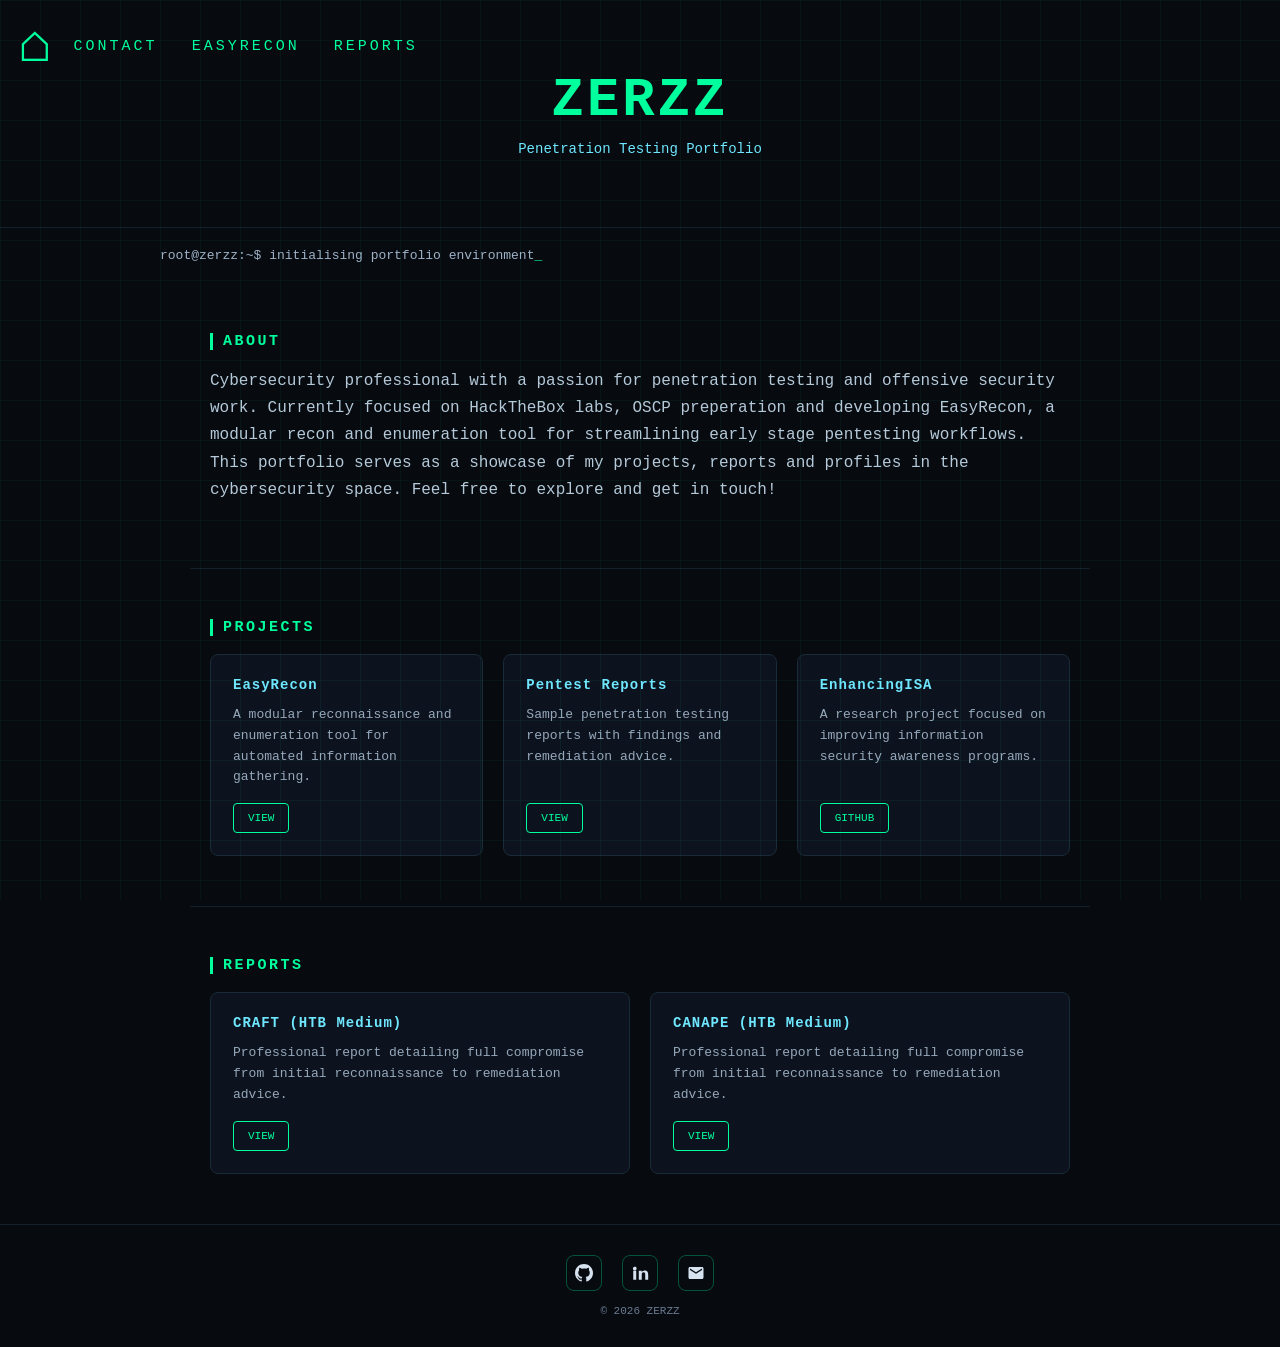
<file: index.html>
<!DOCTYPE html>
<html lang="en">
<head>
<meta charset="UTF-8">
<meta name="viewport" content="width=device-width, initial-scale=1.0">
<title>ZERZZ // Home</title>

<link rel="stylesheet" href="/styles/global.css">

</head>

<body>

<!-- TOP LEFT GROUP -->
<div class="top-left">
    <a href="index.html" class="home-icon">⌂</a>

    <div class="nav">
        <a href="contact.html">CONTACT</a>
        <a href="recon-tool.html">EASYRECON</a>
        <a href="reports.html">REPORTS</a>
    </div>
</div>

<header>
    <h1>ZERZZ</h1>
    <div class="sub">Penetration Testing Portfolio</div>
</header>

<div class="terminal">
    root@zerzz:~$ initialising portfolio environment<span class="cursor">_</span>
</div>

<section>
    <h2>About</h2>
    <p>
        Cybersecurity professional with a passion for penetration testing and offensive security work. Currently focused
        on HackTheBox labs, OSCP preperation and developing EasyRecon, a modular recon and enumeration tool for streamlining 
        early stage pentesting workflows. This portfolio serves as a showcase of my projects, reports and profiles in the 
        cybersecurity space. Feel free to explore and get in touch! 
    </p>
</section>

<section>
    <h2>Projects</h2>
    <div class="grid">

        <a class="card" href="recon-tool.html">
            <h3>EasyRecon</h3>
            <p>A modular reconnaissance and enumeration tool for automated information gathering.</p>
            <span class="btn">VIEW</span>
        </a>

        <a class="card" href="reports.html">
            <h3>Pentest Reports</h3>
            <p>Sample penetration testing reports with findings and remediation advice.</p>
            <span class="btn">VIEW</span>
        </a>

        <a class="card" href="https://github.com/ZERZZ/EnhancingISA">
            <h3>EnhancingISA</h3>
            <p>A research project focused on improving information security awareness programs.</p>
            <span class="btn">GITHUB</span>
        </a>

    </div>
</section>

<section>
    <h2>Reports</h2>
    <div class="grid">

        <a class="card" href="https://github.com/ZERZZ/pentest-reports/blob/main/00-Craft-HTB/HTBMediumCraftReport.pdf" target="_blank" rel="noopener noreferrer">
            <h3>CRAFT (HTB Medium)</h3>
            <p>Professional report detailing full compromise from initial reconnaissance to remediation advice.</p>
            <span class="btn">VIEW</span>
        </a>

        <a class="card" href="https://github.com/ZERZZ/pentest-reports/blob/main/00-Canape-HTB/HTBMediumCanapeReport.pdf" target="_blank" rel="noopener noreferrer">
            <h3>CANAPE (HTB Medium)</h3>
            <p>Professional report detailing full compromise from initial reconnaissance to remediation advice.</p>
            <span class="btn">VIEW</span>
        </a>

    </div>
</section>

<footer>
    <div class="footer-links">
        <a href="https://github.com/ZERZZ" aria-label="GitHub profile" title="GitHub">
            <svg viewBox="0 0 24 24"><path d="M12 0C5.37 0 0 5.37 0 12c0 5.3 3.44 9.8 8.21 11.38.6.11.82-.26.82-.58 0-.28-.01-1.02-.02-2-3.34.73-4.04-1.61-4.04-1.61-.55-1.4-1.34-1.77-1.34-1.77-1.1-.75.08-.74.08-.74 1.22.09 1.86 1.25 1.86 1.25 1.08 1.84 2.83 1.31 3.52 1 .11-.78.42-1.31.76-1.61-2.66-.3-5.47-1.33-5.47-5.93 0-1.31.47-2.38 1.24-3.22-.12-.3-.54-1.52.12-3.16 0 0 1.01-.32 3.3 1.23a11.5 11.5 0 0 1 3-.4c1.02.01 2.05.14 3 .4 2.28-1.55 3.29-1.23 3.29-1.23.66 1.64.24 2.86.12 3.16.77.84 1.24 1.91 1.24 3.22 0 4.61-2.81 5.63-5.49 5.92.43.37.82 1.1.82 2.22 0 1.6-.01 2.89-.01 3.28 0 .32.21.69.83.57C20.56 21.8 24 17.3 24 12c0-6.63-5.37-12-12-12z"/></svg>
        </a>
        <a href="https://www.linkedin.com/in/matt-uren-4815621bb/" aria-label="LinkedIn profile" title="LinkedIn">
            <svg viewBox="0 0 24 24"><path d="M4.98 3.5A2.5 2.5 0 0 0 2.5 6a2.5 2.5 0 0 0 2.48 2.5A2.5 2.5 0 0 0 7.5 6a2.5 2.5 0 0 0-2.52-2.5zM3 8.98h3.96V21H3V8.98zm7.5 0h3.8v1.65h.05c.53-1 1.83-2.05 3.78-2.05 4.04 0 4.8 2.66 4.8 6.12V21h-3.96v-6.44c0-1.54-.03-3.52-2.15-3.52-2.16 0-2.49 1.69-2.49 3.43V21h-3.96V8.98z"/></svg>
        </a>
        <a href="mailto:matturen.mail@gmail.com" aria-label="Send email" title="Email">
            <svg viewBox="0 0 24 24"><path d="M20 4H4c-1.1 0-2 .9-2 2v12c0 1.1.9 2 2 2h16c1.1 0 2-.9 2-2V6c0-1.1-.9-2-2-2zm0 4l-8 5-8-5V6l8 5 8-5v2z"/></svg>
        </a>
    </div>

    © 2026 ZERZZ
</footer>

</body>
</html>
</file>
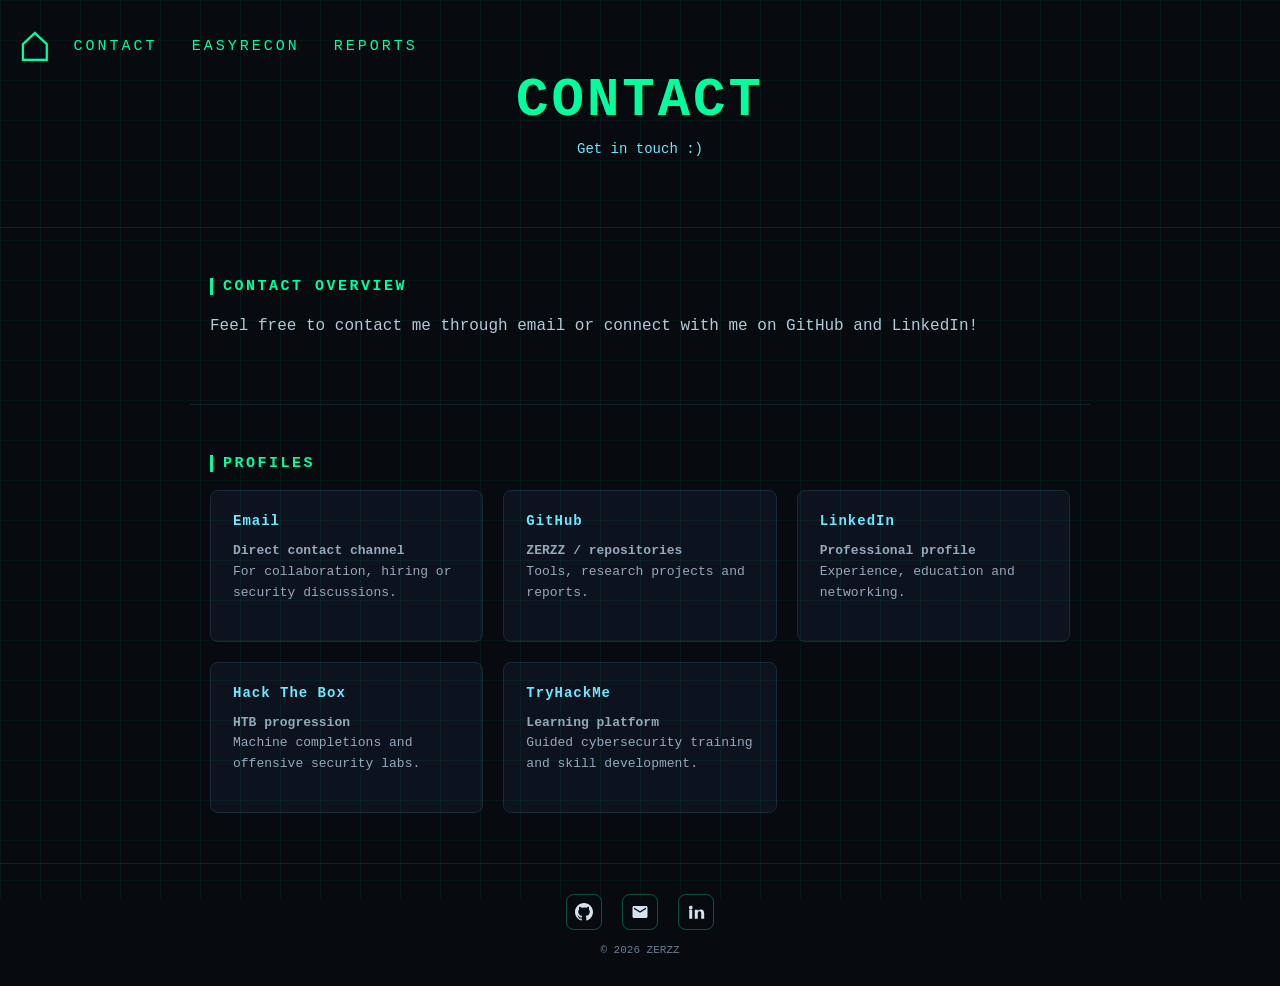
<file: contact.html>
<!DOCTYPE html>
<html lang="en">
<head>
<meta charset="UTF-8">
<meta name="viewport" content="width=device-width, initial-scale=1.0">
<title>ZERZZ // Contact</title>

<link rel="stylesheet" href="/styles/global.css">
</head>

<body>

<!-- TOP NAV -->
<div class="top-left">
    <a href="index.html" class="home-icon">⌂</a>

    <div class="nav">
        <a href="contact.html">CONTACT</a>
        <a href="recon-tool.html">EASYRECON</a>
        <a href="reports.html">REPORTS</a>
    </div>
</div>

<header>
    <h1>CONTACT</h1>
    <div class="sub">Get in touch :)</div>
</header>

<main>

<section>
    <h2>Contact Overview</h2>
    <p>
        Feel free to contact me through email or connect with me on GitHub and LinkedIn!
    </p>
</section>

<section>
    <h2>Profiles</h2>

    <div class="grid">

        <a class="card" href="mailto:matturen.mail@gmail.com">
            <h3>Email</h3>
            <p>
                <strong>Direct contact channel</strong><br>
                For collaboration, hiring or security discussions.
            </p>
        </a>

        <a class="card" href="https://github.com/zerzz" target="_blank" rel="noopener noreferrer">
            <h3>GitHub</h3>
            <p>
                <strong>ZERZZ / repositories</strong><br>
                Tools, research projects and reports. 
            </p>
        </a>

        <a class="card" href="https://www.linkedin.com/in/matt-uren-4815621bb/" target="_blank" rel="noopener noreferrer">
            <h3>LinkedIn</h3>
            <p>
                <strong>Professional profile</strong><br>
                Experience, education and networking.
            </p>
        </a>

        <a class="card" href="https://app.hackthebox.com/users/3128002" target="_blank" rel="noopener noreferrer">
            <h3>Hack The Box</h3>
            <p>
                <strong>HTB progression</strong><br>
                Machine completions and offensive security labs.
            </p>
        </a>

        <a class="card" href="https://tryhackme.com/p/mattsec7" target="_blank" rel="noopener noreferrer">
            <h3>TryHackMe</h3>
            <p>
                <strong>Learning platform</strong><br>
                Guided cybersecurity training and skill development.
            </p>
        </a>

    </div>
</section>

</main>

<footer>

    <div class="footer-links">
        <a href="https://github.com/zerzz" aria-label="GitHub" title="GitHub">
            <svg viewBox="0 0 24 24"><path d="M12 0C5.37 0 0 5.37 0 12c0 5.3 3.44 9.8 8.21 11.38.6.11.82-.26.82-.58 0-.28-.01-1.02-.02-2-3.34.73-4.04-1.61-4.04-1.61-.55-1.4-1.34-1.77-1.34-1.77-1.1-.75.08-.74.08-.74 1.22.09 1.86 1.25 1.86 1.25 1.08 1.84 2.83 1.31 3.52 1 .11-.78.42-1.31.76-1.61-2.66-.3-5.47-1.33-5.47-5.93 0-1.31.47-2.38 1.24-3.22-.12-.3-.54-1.52.12-3.16 0 0 1.01-.32 3.3 1.23a11.5 11.5 0 0 1 3-.4c1.02.01 2.05.14 3 .4 2.28-1.55 3.29-1.23 3.29-1.23.66 1.64.24 2.86.12 3.16.77.84 1.24 1.91 1.24 3.22 0 4.61-2.81 5.63-5.49 5.92.43.37.82 1.1.82 2.22 0 1.6-.01 2.89-.01 3.28 0 .32.21.69.83.57C20.56 21.8 24 17.3 24 12c0-6.63-5.37-12-12-12z"/></svg>
        </a>

        <a href="mailto:matturen.mail@gmail.com" aria-label="Email" title="Email">
            <svg viewBox="0 0 24 24"><path d="M20 4H4c-1.1 0-2 .9-2 2v12c0 1.1.9 2 2 2h16c1.1 0 2-.9 2-2V6c0-1.1-.9-2-2-2zm0 4l-8 5-8-5V6l8 5 8-5v2z"/></svg>
        </a>

        <a href="https://www.linkedin.com/in/matt-uren-4815621bb/" aria-label="LinkedIn" title="LinkedIn">
            <svg viewBox="0 0 24 24"><path d="M4.98 3.5A2.5 2.5 0 0 0 2.5 6a2.5 2.5 0 0 0 2.48 2.5A2.5 2.5 0 0 0 7.5 6a2.5 2.5 0 0 0-2.52-2.5zM3 8.98h3.96V21H3V8.98zm7.5 0h3.8v1.65h.05c.53-1 1.83-2.05 3.78-2.05 4.04 0 4.8 2.66 4.8 6.12V21h-3.96v-6.44c0-1.54-.03-3.52-2.15-3.52-2.16 0-2.49 1.69-2.49 3.43V21h-3.96V8.98z"/></svg>
        </a>
    </div>

    © 2026 ZERZZ

</footer>

</body>
</html>
</file>
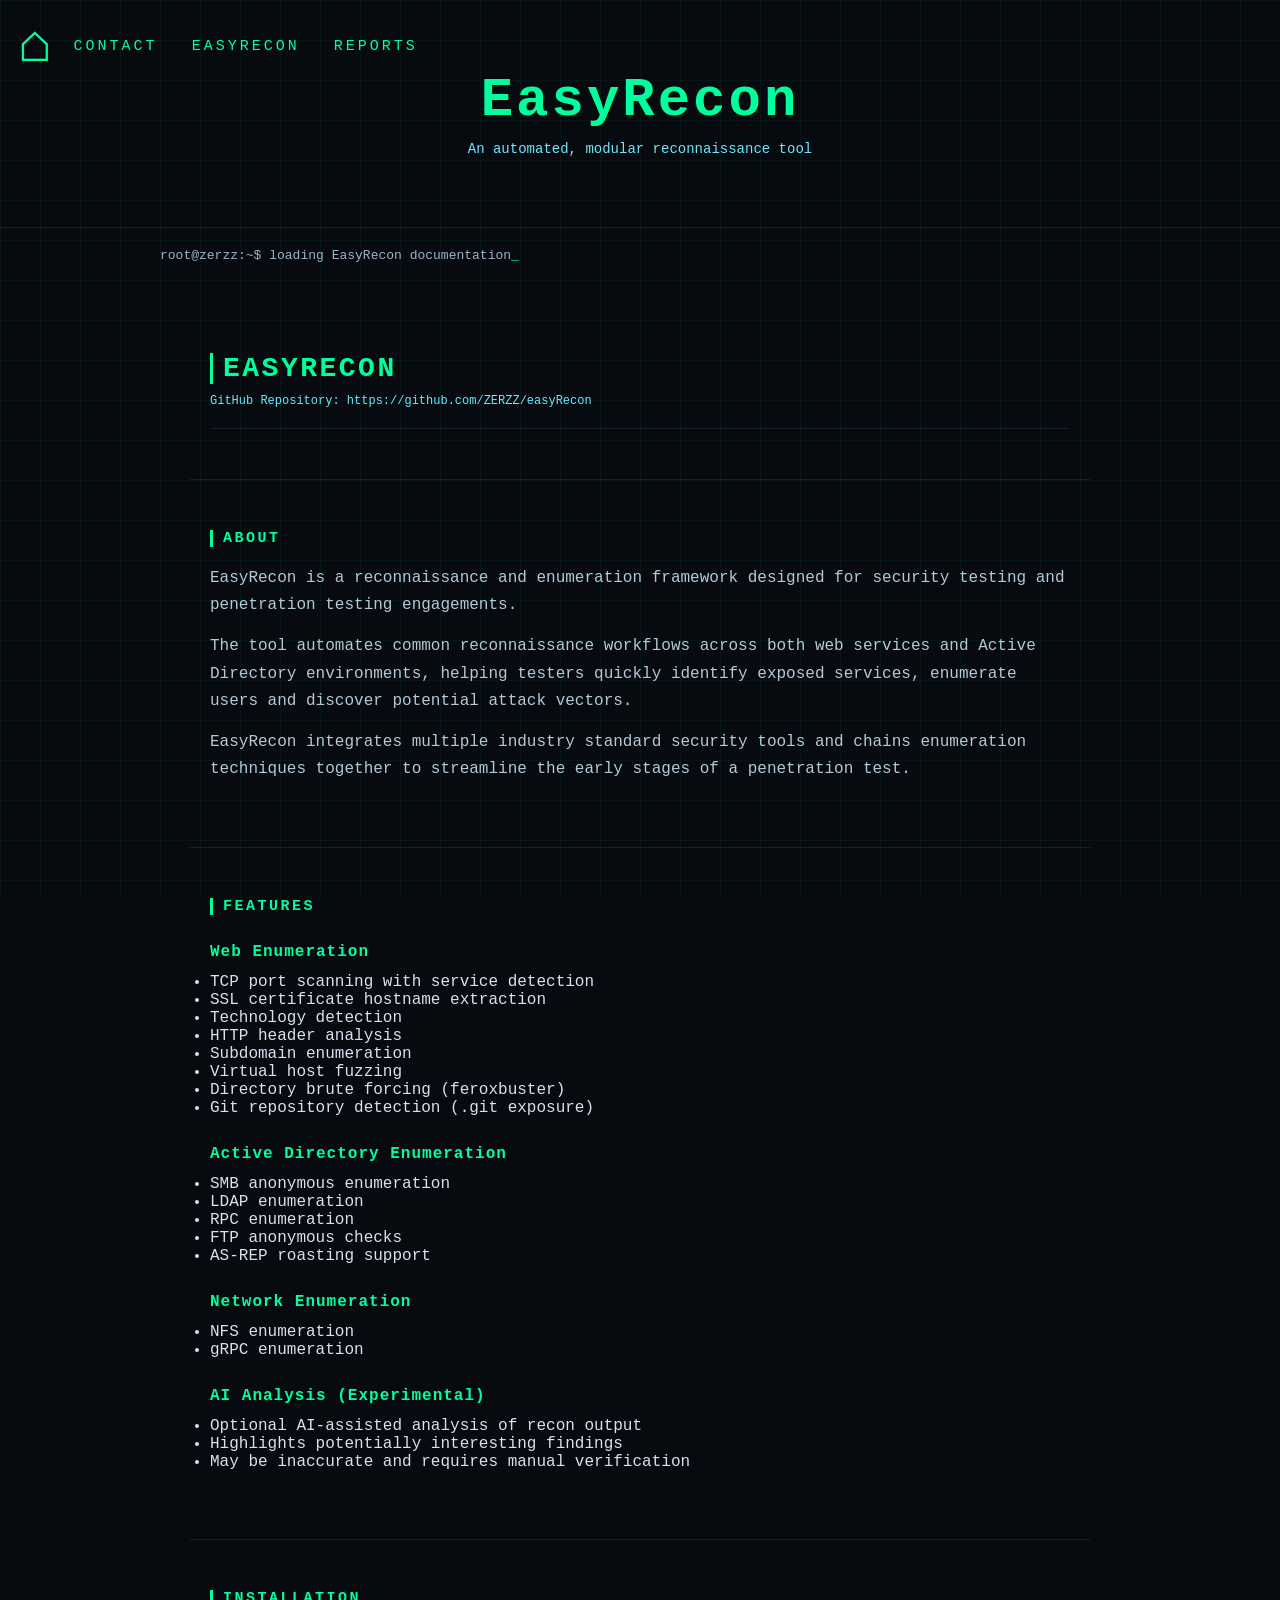
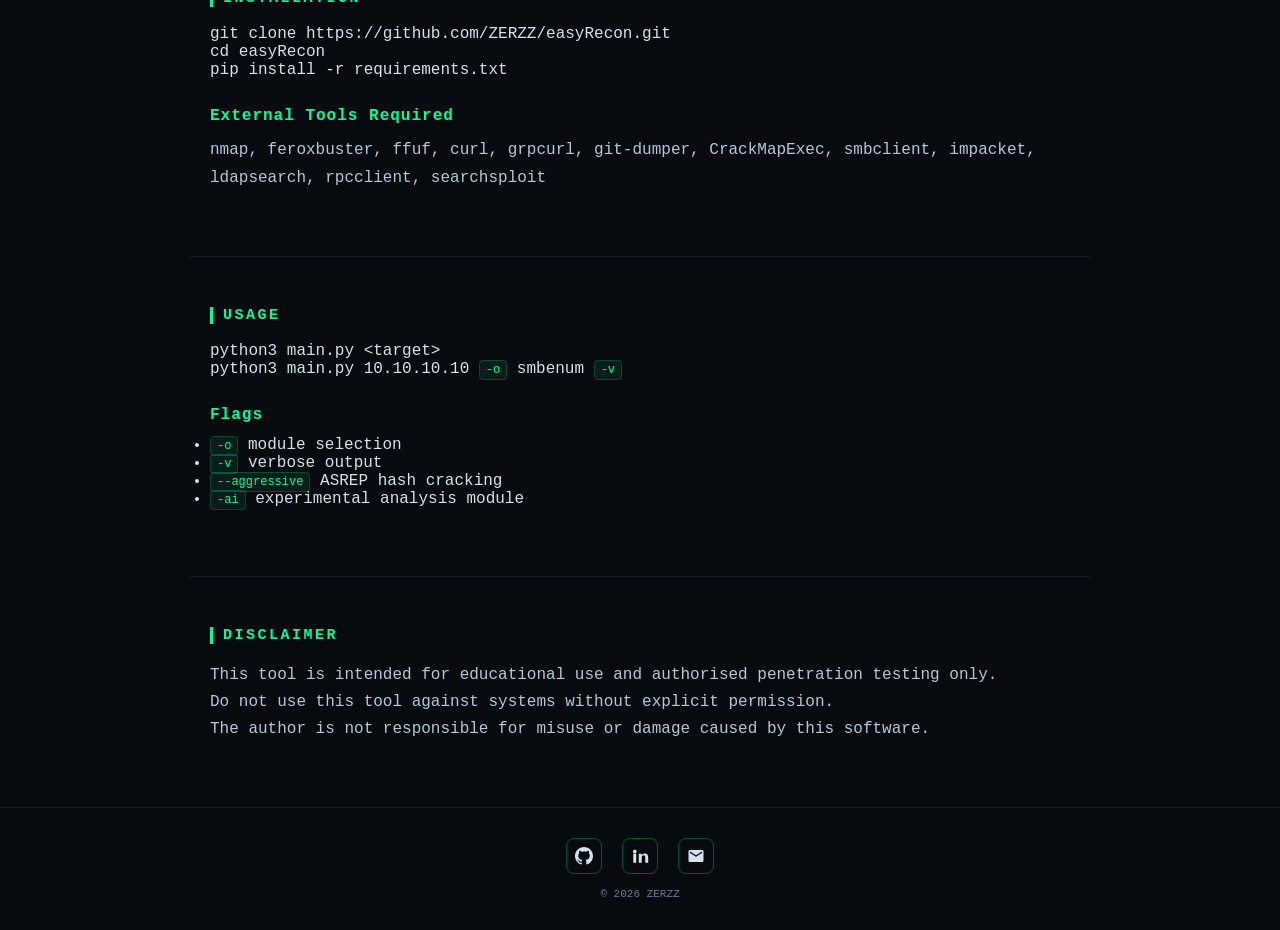
<file: recon-tool.html>
<!DOCTYPE html>
<html lang="en">
<head>
<meta charset="UTF-8">
<meta name="viewport" content="width=device-width, initial-scale=1.0">
<title>ZERZZ // EasyRecon</title>

<link rel="stylesheet" href="/styles/global.css">
</head>

<body>

<div class="top-left">
    <a href="index.html" class="home-icon">⌂</a>

    <div class="nav">
        <a href="contact.html">CONTACT</a>
        <a href="recon-tool.html">EASYRECON</a>
        <a href="reports.html">REPORTS</a>
    </div>
</div>

<header>
    <h1>EasyRecon</h1>
    <div class="sub">An automated, modular reconnaissance tool</div>
</header>

<main>

<div class="terminal">
    root@zerzz:~$ loading EasyRecon documentation<span class="cursor">_</span>
</div>

<section>
    <div class="project-header">
        <h2 class="project-title">EasyRecon</h2>
        <div class="project-github">
            GitHub Repository: 
            <a href="https://github.com/ZERZZ/easyRecon">
                https://github.com/ZERZZ/easyRecon
            </a>
        </div>
    </div>
</section>

<section>
    <h2>About</h2>
    <p>
        EasyRecon is a reconnaissance and enumeration framework designed for security testing and penetration testing engagements.
    </p>
    <p>
        The tool automates common reconnaissance workflows across both web services and Active Directory environments, helping testers quickly identify exposed services, enumerate users and discover potential attack vectors.
    </p>
    <p>
        EasyRecon integrates multiple industry standard security tools and chains enumeration techniques together to streamline the early stages of a penetration test.
    </p>
</section>

<section>
    <h2>Features</h2>

    <h3>Web Enumeration</h3>
    <ul>
        <li>TCP port scanning with service detection</li>
        <li>SSL certificate hostname extraction</li>
        <li>Technology detection</li>
        <li>HTTP header analysis</li>
        <li>Subdomain enumeration</li>
        <li>Virtual host fuzzing</li>
        <li>Directory brute forcing (feroxbuster)</li>
        <li>Git repository detection (.git exposure)</li>
    </ul>

    <h3>Active Directory Enumeration</h3>
    <ul>
        <li>SMB anonymous enumeration</li>
        <li>LDAP enumeration</li>
        <li>RPC enumeration</li>
        <li>FTP anonymous checks</li>
        <li>AS-REP roasting support</li>
    </ul>

    <h3>Network Enumeration</h3>
    <ul>
        <li>NFS enumeration</li>
        <li>gRPC enumeration</li>
    </ul>

    <h3>AI Analysis (Experimental)</h3>
    <ul>
        <li>Optional AI-assisted analysis of recon output</li>
        <li>Highlights potentially interesting findings</li>
        <li>May be inaccurate and requires manual verification</li>
    </ul>
</section>

<section>
    <h2>Installation</h2>

    <div class="code-block">
git clone https://github.com/ZERZZ/easyRecon.git<br>
cd easyRecon<br>
pip install -r requirements.txt
    </div>

    <h3>External Tools Required</h3>
    <p>
        nmap, feroxbuster, ffuf, curl, grpcurl, git-dumper, CrackMapExec, smbclient, impacket, ldapsearch, rpcclient, searchsploit
    </p>
</section>

<section>
    <h2>Usage</h2>

    <div class="code-block">
python3 main.py &lt;target&gt;<br>
python3 main.py 10.10.10.10 <code>-o</code> smbenum <code>-v</code>
    </div>

    <h3>Flags</h3>
    <ul>
        <li><code>-o</code> module selection</li>
        <li><code>-v</code> verbose output</li>
        <li><code>--aggressive</code> ASREP hash cracking</li>
        <li><code>-ai</code> experimental analysis module</li>
    </ul>
</section>

<section>
    <h2>Disclaimer</h2>
    <p>
        This tool is intended for educational use and authorised penetration testing only.<br>
        Do not use this tool against systems without explicit permission.<br>
        The author is not responsible for misuse or damage caused by this software.
    </p>
</section>

</main>

<footer>
    <div class="footer-links">
        <a href="https://github.com/ZERZZ" aria-label="GitHub profile" title="GitHub">
            <svg viewBox="0 0 24 24"><path d="M12 0C5.37 0 0 5.37 0 12c0 5.3 3.44 9.8 8.21 11.38.6.11.82-.26.82-.58 0-.28-.01-1.02-.02-2-3.34.73-4.04-1.61-4.04-1.61-.55-1.4-1.34-1.77-1.34-1.77-1.1-.75.08-.74.08-.74 1.22.09 1.86 1.25 1.86 1.25 1.08 1.84 2.83 1.31 3.52 1 .11-.78.42-1.31.76-1.61-2.66-.3-5.47-1.33-5.47-5.93 0-1.31.47-2.38 1.24-3.22-.12-.3-.54-1.52.12-3.16 0 0 1.01-.32 3.3 1.23a11.5 11.5 0 0 1 3-.4c1.02.01 2.05.14 3 .4 2.28-1.55 3.29-1.23 3.29-1.23.66 1.64.24 2.86.12 3.16.77.84 1.24 1.91 1.24 3.22 0 4.61-2.81 5.63-5.49 5.92.43.37.82 1.1.82 2.22 0 1.6-.01 2.89-.01 3.28 0 .32.21.69.83.57C20.56 21.8 24 17.3 24 12c0-6.63-5.37-12-12-12z"/></svg>
        </a>

        <a href="https://www.linkedin.com/in/matt-uren-4815621bb/" aria-label="LinkedIn profile" title="LinkedIn">
            <svg viewBox="0 0 24 24"><path d="M4.98 3.5A2.5 2.5 0 0 0 2.5 6a2.5 2.5 0 0 0 2.48 2.5A2.5 2.5 0 0 0 7.5 6a2.5 2.5 0 0 0-2.52-2.5zM3 8.98h3.96V21H3V8.98zm7.5 0h3.8v1.65h.05c.53-1 1.83-2.05 3.78-2.05 4.04 0 4.8 2.66 4.8 6.12V21h-3.96v-6.44c0-1.54-.03-3.52-2.15-3.52-2.16 0-2.49 1.69-2.49 3.43V21h-3.96V8.98z"/></svg>
        </a>

        <a href="mailto:matturen.mail@gmail.com" aria-label="Send email" title="Email">
            <svg viewBox="0 0 24 24"><path d="M20 4H4c-1.1 0-2 .9-2 2v12c0 1.1.9 2 2 2h16c1.1 0 2-.9 2-2V6c0-1.1-.9-2-2-2zm0 4l-8 5-8-5V6l8 5 8-5v2z"/></svg>
        </a>
    </div>

    © 2026 ZERZZ
</footer>

</body>
</html>
</file>
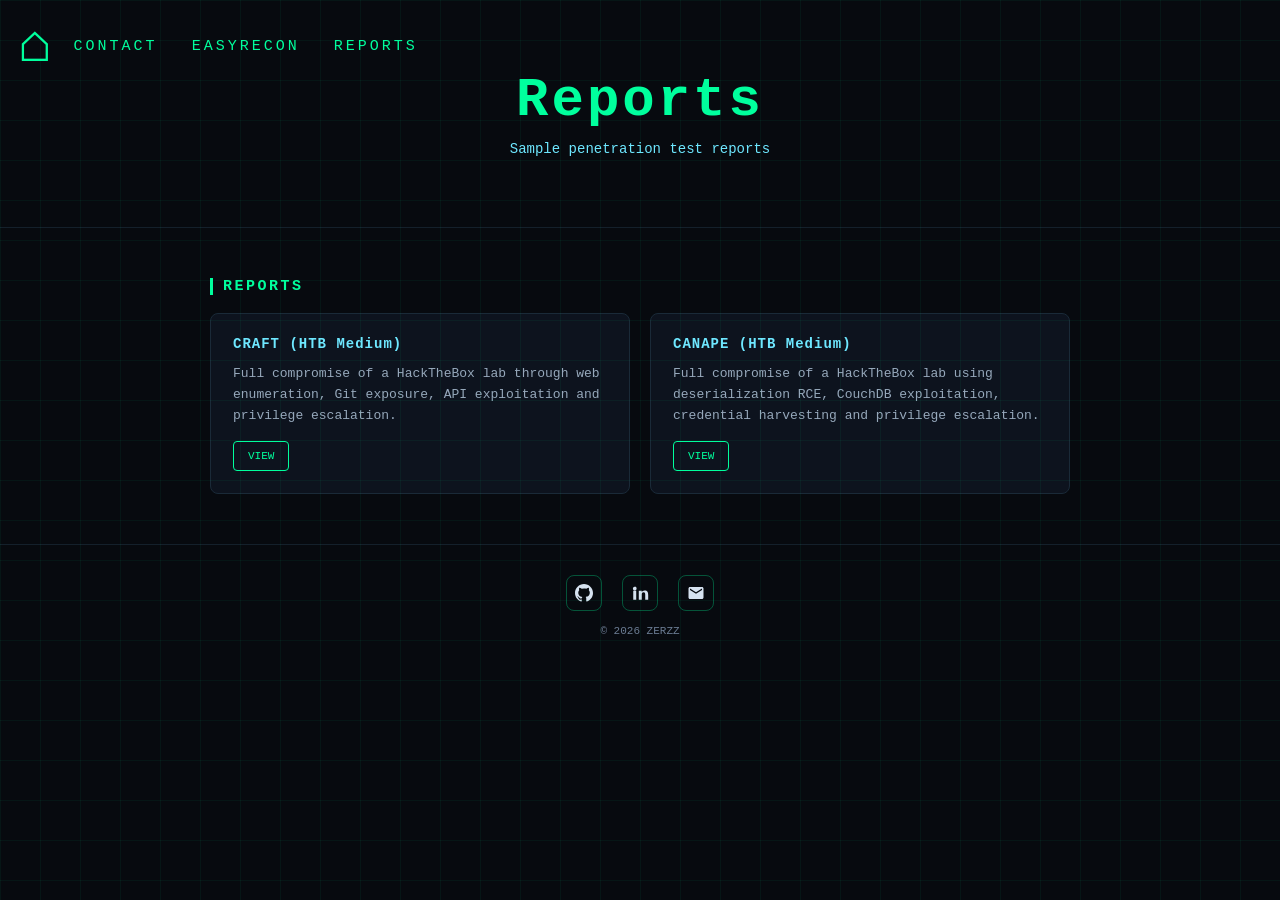
<file: reports.html>
<!DOCTYPE html>
<html lang="en">
<head>
<meta charset="UTF-8">
<meta name="viewport" content="width=device-width, initial-scale=1.0">
<title>ZERZZ // Reports</title>

<link rel="stylesheet" href="/styles/global.css">

</head>

<body>

<!-- TOP LEFT GROUP -->
<div class="top-left">
    <a href="index.html" class="home-icon">⌂</a>

    <div class="nav">
        <a href="contact.html">CONTACT</a>
        <a href="recon-tool.html">EASYRECON</a>
        <a href="reports.html">REPORTS</a>
    </div>
</div>

<header>
    <h1>Reports</h1>
    <div class="sub">Sample penetration test reports</div>
</header>

<section>
    <h2>Reports</h2>
    <div class="grid">

        <a class="card" href="https://github.com/ZERZZ/pentest-reports/blob/main/00-Craft-HTB/HTBMediumCraftReport.pdf" target="_blank" rel="noopener noreferrer">
            <h3>CRAFT (HTB Medium)</h3>
            <p>Full compromise of a HackTheBox lab through web enumeration, Git exposure, API exploitation and privilege escalation.</p>
            <span class="btn">VIEW</span>
        </a>

        <a class="card" href="https://github.com/ZERZZ/pentest-reports/blob/main/00-Canape-HTB/HTBMediumCanapeReport.pdf" target="_blank" rel="noopener noreferrer">
            <h3>CANAPE (HTB Medium)</h3>
            <p>Full compromise of a HackTheBox lab using deserialization RCE, CouchDB exploitation, credential harvesting and privilege escalation.</p>
            <span class="btn">VIEW</span>
        </a>

    </div>
</section>

<footer>
    <div class="footer-links">
        <a href="https://github.com/ZERZZ" aria-label="GitHub profile" title="GitHub">
            <svg viewBox="0 0 24 24"><path d="M12 0C5.37 0 0 5.37 0 12c0 5.3 3.44 9.8 8.21 11.38.6.11.82-.26.82-.58 0-.28-.01-1.02-.02-2-3.34.73-4.04-1.61-4.04-1.61-.55-1.4-1.34-1.77-1.34-1.77-1.1-.75.08-.74.08-.74 1.22.09 1.86 1.25 1.86 1.25 1.08 1.84 2.83 1.31 3.52 1 .11-.78.42-1.31.76-1.61-2.66-.3-5.47-1.33-5.47-5.93 0-1.31.47-2.38 1.24-3.22-.12-.3-.54-1.52.12-3.16 0 0 1.01-.32 3.3 1.23a11.5 11.5 0 0 1 3-.4c1.02.01 2.05.14 3 .4 2.28-1.55 3.29-1.23 3.29-1.23.66 1.64.24 2.86.12 3.16.77.84 1.24 1.91 1.24 3.22 0 4.61-2.81 5.63-5.49 5.92.43.37.82 1.1.82 2.22 0 1.6-.01 2.89-.01 3.28 0 .32.21.69.83.57C20.56 21.8 24 17.3 24 12c0-6.63-5.37-12-12-12z"/></svg>
        </a>
        <a href="https://www.linkedin.com/in/matt-uren-4815621bb/" aria-label="LinkedIn profile" title="LinkedIn">
            <svg viewBox="0 0 24 24"><path d="M4.98 3.5A2.5 2.5 0 0 0 2.5 6a2.5 2.5 0 0 0 2.48 2.5A2.5 2.5 0 0 0 7.5 6a2.5 2.5 0 0 0-2.52-2.5zM3 8.98h3.96V21H3V8.98zm7.5 0h3.8v1.65h.05c.53-1 1.83-2.05 3.78-2.05 4.04 0 4.8 2.66 4.8 6.12V21h-3.96v-6.44c0-1.54-.03-3.52-2.15-3.52-2.16 0-2.49 1.69-2.49 3.43V21h-3.96V8.98z"/></svg>
        </a>
        <a href="mailto:matturen.mail@gmail.com" aria-label="Send email" title="Email">
            <svg viewBox="0 0 24 24"><path d="M20 4H4c-1.1 0-2 .9-2 2v12c0 1.1.9 2 2 2h16c1.1 0 2-.9 2-2V6c0-1.1-.9-2-2-2zm0 4l-8 5-8-5V6l8 5 8-5v2z"/></svg>
        </a>
    </div>

    © 2026 ZERZZ
</footer>

</body>
</html>
</file>
<file: styles/global.css>
/* =========================
   GLOBAL RESET
========================= */
* {
    margin: 0;
    padding: 0;
    box-sizing: border-box;
}

/* =========================
   BASE
========================= */
body {
    margin: 0;
    background: #070a0f;
    color: #d6e2f0;
    font-family: ui-monospace, SFMono-Regular, Menlo, Monaco, Consolas, "Liberation Mono", monospace;
    overflow-x: hidden;
}

/* subtle grid background */
body::before {
    content: "";
    position: fixed;
    top: 0;
    left: 0;
    width: 100%;
    height: 100%;
    background-image:
        linear-gradient(rgba(0,255,157,0.05) 1px, transparent 1px),
        linear-gradient(90deg, rgba(0,255,157,0.05) 1px, transparent 1px);
    background-size: 40px 40px;
    pointer-events: none;
}

/* =========================
   TOP LEFT WRAPPER
========================= */
.top-left {
    position: fixed;
    top: 18px;
    left: 18px;
    display: flex;
    align-items: center;
    gap: 22px;
    z-index: 1000;
}

/* home icon */
.home-icon {
    color: #00ff9d;
    text-decoration: none;
    font-size: 56px;
    line-height: 1;
    transition: 0.2s ease;
}

.home-icon:hover {
    color: #6ee7ff;
    transform: scale(1.08);
}

/* =========================
   NAV BAR
========================= */
.nav {
    display: flex;
    gap: 34px;
    font-size: 15px;
    letter-spacing: 3px;
}

.nav a {
    color: #00ff9d;
    text-decoration: none;
    transition: 0.2s ease;
}

.nav a:hover {
    color: #6ee7ff;
    text-shadow: 0 0 12px rgba(0,255,157,0.35);
}

/* =========================
   HEADER
========================= */
header {
    padding: 70px 20px;
    text-align: center;
    border-bottom: 1px solid #14202b;
}

h1 {
    margin: 0;
    font-size: 54px;
    color: #00ff9d;
    letter-spacing: 3px;
}

.sub {
    color: #6ee7ff;
    margin-top: 10px;
    font-size: 14px;
}

.status {
    margin-top: 15px;
    font-size: 12px;
    color: #7f8ea3;
}

.status span {
    color: #00ff9d;
}

/* =========================
   SECTIONS
========================= */
section {
    max-width: 1000px;
    margin: auto;
    padding: 60px 20px;
}

section p {
    color: #b5c9d9;
    line-height: 1.7;
}

h2 {
    font-size: 15px;
    color: #00ff9d;
    letter-spacing: 2.5px;
    margin-bottom: 28px;
    border-left: 3px solid #00ff9d;
    padding-left: 10px;
    text-transform: uppercase;
}

/* =========================
   GRID + CARDS (MATCHED EXACT)
========================= */
.grid {
    display: grid;
    grid-template-columns: repeat(auto-fit, minmax(260px, 1fr));
    gap: 20px;
}

.card {
    background: rgba(17, 24, 38, 0.7);
    border: 1px solid #1a2a38;
    padding: 22px;
    border-radius: 8px;
    transition: 0.25s ease;
    display: flex;
    flex-direction: column;
    text-decoration: none;
    color: inherit;
    cursor: pointer;
}

.card:hover {
    border-color: #00ff9d;
    background: rgba(17, 24, 38, 0.95);
    transform: translateY(-6px);
}

.card h3 {
    margin: 0 0 12px 0;
    color: #6ee7ff;
    font-size: 14px;
}

.card p {
    font-size: 13px;
    color: #96a8bb;
    flex-grow: 1;
    margin: 0 0 15px 0;
    line-height: 1.6;
}

/* =========================
   BUTTONS
========================= */
.btn {
    display: inline-block;
    padding: 8px 14px;
    border: 1px solid #00ff9d;
    color: #00ff9d;
    text-decoration: none;
    font-size: 11px;
    border-radius: 4px;
    transition: 0.25s ease;
    align-self: flex-start;
}

.btn:hover {
    background: #00ff9d;
    color: #070a0f;
}

/* =========================
   FOOTER
========================= */
footer {
    text-align: center;
    padding: 30px;
    border-top: 1px solid #14202b;
    font-size: 11px;
    color: #6b7c93;
}

footer a {
    color: #6ee7ff;
    text-decoration: none;
}

footer a:hover {
    text-decoration: underline;
}

/* =========================
   FOOTER ICON LINKS
========================= */
.footer-links {
    display: flex;
    justify-content: center;
    gap: 20px;
    margin-bottom: 14px;
}

.footer-links a {
    color: #d6e2f0;
    display: inline-flex;
    align-items: center;
    justify-content: center;
    width: 36px;
    height: 36px;
    border: 1px solid rgba(0, 255, 157, 0.3);
    border-radius: 8px;
    transition: 0.25s ease;
}

.footer-links a:hover {
    color: #00ff9d;
    border-color: #00ff9d;
    box-shadow: 0 0 16px rgba(0, 255, 157, 0.18);
}

.footer-links svg {
    width: 18px;
    height: 18px;
    fill: currentColor;
}

/* =========================
   TERMINAL
========================= */
.terminal {
    max-width: 1000px;
    margin: auto;
    padding: 20px;
    color: #9fb3c8;
    font-size: 13px;
}

.cursor {
    color: #00ff9d;
    animation: blink 1s infinite;
}

@keyframes blink {
    50% { opacity: 0; }
}

/* =========================
   PROJECT HEADER 
========================= */
.project-header {
    padding: 20px 0;
    border-bottom: 1px solid #14202b;
}

.project-title {
    font-size: 28px;
    color: #00ff9d;
    margin: 0 0 10px 0;
}

.project-github {
    color: #6ee7ff;
    font-size: 12px;
}

.project-github a {
    color: #6ee7ff;
    text-decoration: none;
}

.project-github a:hover {
    text-decoration: underline;
}

section {
    max-width: 900px;
    margin: auto;
    padding: 50px 20px;
}

/* makes page feel like a structured doc instead of floating blocks */
section + section {
    border-top: 1px solid #14202b;
}

/* improves readability of long docs */
p {
    margin-bottom: 14px;
}

/* tighten headings hierarchy */
h2 {
    margin-bottom: 18px;
}

h3 {
    margin-top: 22px;
}

/* stop “floating chaos” feeling */
ul {
    margin-top: 10px;
    margin-bottom: 18px;
}

/* makes code blocks feel intentional */
.code-block {
    margin: 18px 0;
}

code {
    background: rgba(0, 255, 157, 0.08);
    color: #00ff9d;
    padding: 2px 6px;
    border-radius: 4px;
    font-size: 12px;
    border: 1px solid rgba(0, 255, 157, 0.2);
}

section h3 {
    font-size: 16px;
    color: #00ff9d;
    margin-top: 28px;
    margin-bottom: 12px;
    letter-spacing: 1px;
}

/* this css file is a joke, fix it */
</file>
